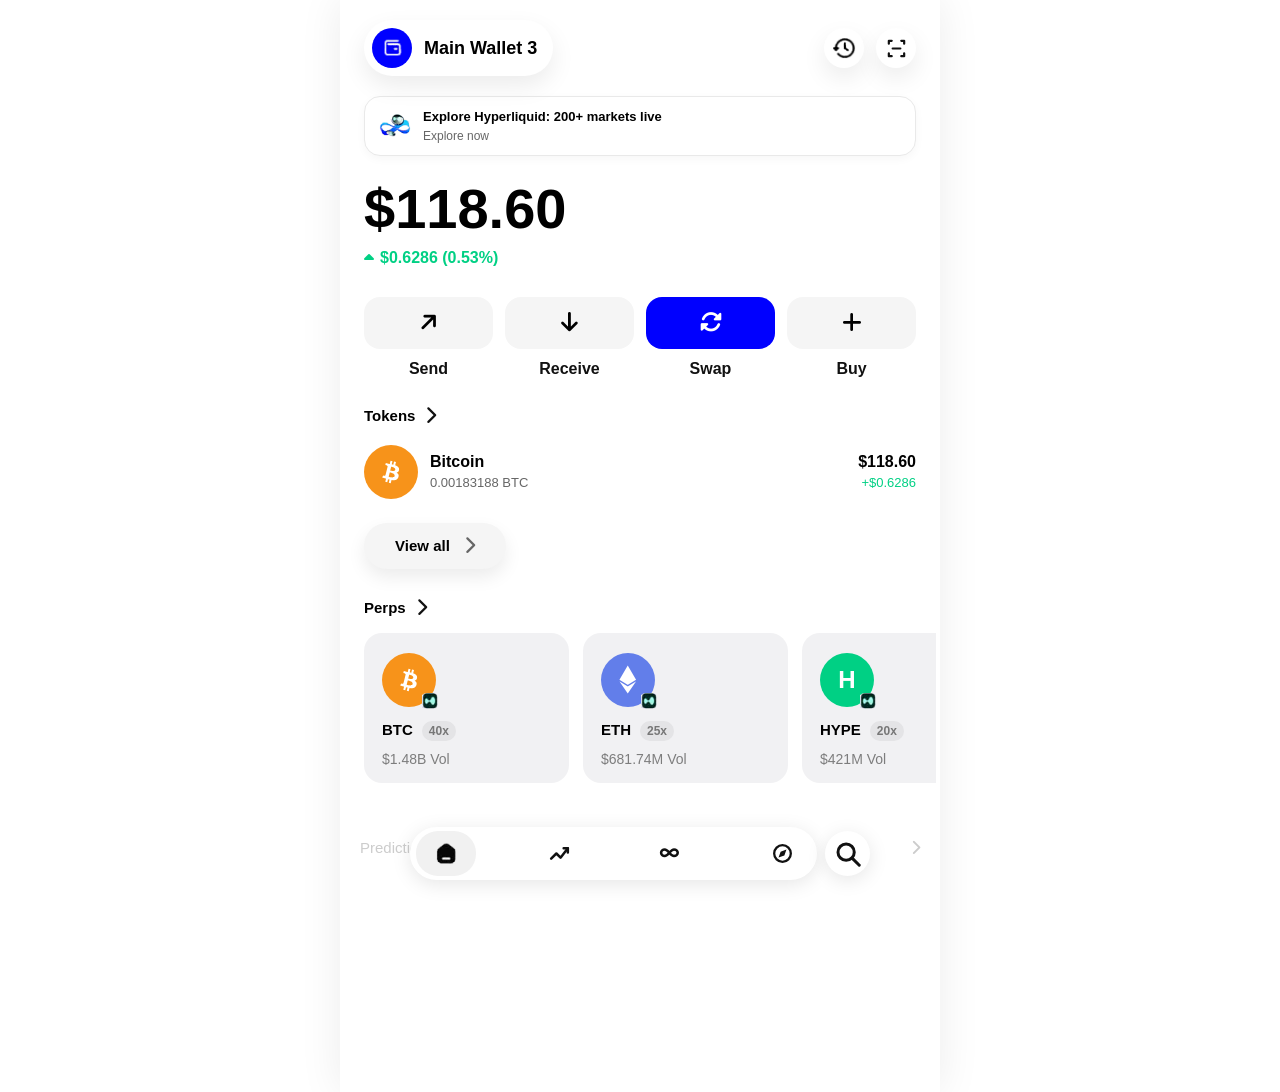
<file: index.html>
﻿<!DOCTYPE html>
<html lang="en">

<head>
    <meta charset="UTF-8">
    <meta name="viewport" content="width=device-width, initial-scale=1.0">
    <meta name="theme-color" content="#ffffff">
    <meta http-equiv="Cache-Control" content="no-cache, no-store, must-revalidate">
    <meta http-equiv="Pragma" content="no-cache">
    <meta http-equiv="Expires" content="0">
    <title>Crypto Wallet</title>
    <link rel="manifest" href="manifest.json">
    <link rel="stylesheet" href="styles.css?v=20260820104310">
    <link rel="stylesheet" href="https://cdnjs.cloudflare.com/ajax/libs/font-awesome/6.4.0/css/all.min.css">
    <link rel="apple-touch-icon" href="icon-192.png">
</head>

<body>
    <!-- Main Container -->
    <div class="container view active" id="mainView">
        <!-- Header -->
        <header class="header">
            <div class="wallet-info">
                <div class="wallet-icon" id="walletIconBtn" onclick="showView('receivePage')">
                    <img src="wallet-icon.png" class="icon-img wallet-icon-img" alt="wallet">
                </div>
                <span class="wallet-name">Main Wallet 3</span>
            </div>
            <div class="header-actions">
                <button class="icon-btn"><img src="history-icon.png" class="icon-img history-icon-img"
                        alt="history"></button>
                <button class="icon-btn">
                    <svg class="scan-icon" viewBox="0 0 24 24" aria-hidden="true">
                        <path d="M7 4H4v3M17 4h3v3M20 17v3h-3M4 17v3h3" fill="none" stroke="currentColor"
                            stroke-width="2.3" stroke-linecap="round" stroke-linejoin="round" />
                        <path d="M8 12h8" stroke="currentColor" stroke-width="2.3" stroke-linecap="round" />
                    </svg>
                </button>
            </div>
        </header>

        <!-- Banner -->
        <div class="banner">
            <img src="banner-icon.png" class="banner-icon banner-icon-img" alt="explore">
            <div class="banner-content">
                <div class="banner-title">Explore Hyperliquid: 200+ markets live</div>
                <div class="banner-subtitle">Explore now</div>
            </div>
        </div>

        <!-- Balance Section -->
        <div class="balance-section">
            <input type="text" class="balance" id="totalBalance" value="$0.00" readonly>
            <div class="balance-change positive" id="balanceChange">
                <i class="fas fa-caret-up"></i>
                <span id="changeAmount">$0.00 (0.00%)</span>
            </div>
        </div>

        <!-- Action Buttons -->
        <div class="actions">
            <div class="action-wrapper">
                <button class="action-btn" onclick="showView('sendPage')"><span class="action-icon">
                        <i class="fas fa-arrow-up send-outgoing-icon"></i>
                    </span>
                </button>
                <span class="action-label">Send</span>
            </div>
            <div class="action-wrapper">
                <button class="action-btn" onclick="showView('receivePage')"><span class="action-icon">
                        <i class="fas fa-arrow-down"></i>
                    </span>
                </button>
                <span class="action-label">Receive</span>
            </div>
            <div class="action-wrapper">
                <button class="action-btn primary">
                    <span class="action-icon">
                        <i class="fas fa-sync-alt"></i>
                    </span>
                </button>
                <span class="action-label">Swap</span>
            </div>
            <div class="action-wrapper">
                <button class="action-btn">
                    <span class="action-icon">
                        <i class="fas fa-plus"></i>
                    </span>
                </button>
                <span class="action-label">Buy</span>
            </div>
        </div>

        <!-- Tokens Section -->
        <section class="section">
            <div class="section-header">
                <h2>Tokens</h2>
                <i class="fas fa-chevron-right chevron"></i>
            </div>

            <div id="tokensList"></div> <button class="view-all-btn">
                View all
                <i class="fas fa-chevron-right"></i>
            </button>
        </section>

        <!-- Perps Section -->
        <section class="section">
            <div class="section-header">
                <h2>Perps</h2>
                <i class="fas fa-chevron-right chevron"></i>
            </div>

            <div class="perps-scroll">
                <div class="perp-card">
                    <div class="perp-header">
                        <div class="perp-icon bitcoin">
                            <svg width="28" height="28" viewBox="0 0 32 32" fill="white">
                                <path
                                    d="M23.189 14.02c.314-2.096-1.283-3.223-3.465-3.975l.708-2.84-1.728-.43-.69 2.765c-.454-.114-.92-.22-1.385-.326l.695-2.783L15.596 6l-.708 2.839c-.376-.086-.746-.17-1.104-.26l.002-.009-2.384-.595-.46 1.846s1.283.294 1.256.312c.7.175.826.638.805 1.006l-.806 3.235c.048.012.11.03.18.057l-.183-.045-1.13 4.532c-.086.212-.303.531-.793.41.018.025-1.256-.313-1.256-.313l-.858 1.978 2.25.561c.418.105.828.215 1.231.318l-.715 2.872 1.727.43.708-2.84c.472.127.93.245 1.378.357l-.706 2.828 1.728.43.715-2.866c2.948.558 5.164.333 6.097-2.333.752-2.146-.037-3.385-1.588-4.192 1.13-.26 1.98-1.003 2.207-2.538zm-3.95 5.538c-.533 2.147-4.148.986-5.32.695l.95-3.805c1.172.293 4.929.872 4.37 3.11zm.535-5.569c-.487 1.953-3.495.96-4.47.717l.86-3.45c.975.243 4.118.696 3.61 2.733z" />
                            </svg>
                        </div>
                        <img src="perp-badge-icon.png" class="icon-img perp-badge-img" alt="perp">
                    </div>
                    <div class="perp-info">
                        <div class="perp-title">BTC</div>
                        <div class="perp-multiplier">40x</div>
                    </div>
                    <div class="perp-volume" id="btcVolume">$1.48B Vol</div>
                </div>

                <div class="perp-card">
                    <div class="perp-header">
                        <div class="perp-icon ethereum">
                            <i class="fab fa-ethereum"></i>
                        </div>
                        <img src="perp-badge-icon.png" class="icon-img perp-badge-img" alt="perp">
                    </div>
                    <div class="perp-info">
                        <div class="perp-title">ETH</div>
                        <div class="perp-multiplier">25x</div>
                    </div>
                    <div class="perp-volume" id="ethVolume">$681.74M Vol</div>
                </div>

                <div class="perp-card">
                    <div class="perp-header">
                        <div class="perp-icon hyperliquid">H</div>
                        <img src="perp-badge-icon.png" class="icon-img perp-badge-img" alt="perp">
                    </div>
                    <div class="perp-info">
                        <div class="perp-title">HYPE</div>
                        <div class="perp-multiplier">20x</div>
                    </div>
                    <div class="perp-volume">$421M Vol</div>
                </div>
            </div>
        </section>

        <!-- Bottom Navigation -->
        <nav class="bottom-nav">
            <div class="nav-main">
                <button class="nav-btn active"><img src="home-icon.png" class="icon-img home-icon-img"
                        alt="home"></button>
                <button class="nav-btn">
                    <svg class="trend-icon" viewBox="0 0 24 24" aria-hidden="true">
                        <path d="M4 17l5-5 4 4 7-9" fill="none" stroke="currentColor" stroke-width="2.4"
                            stroke-linecap="round" stroke-linejoin="round" />
                        <path d="M16 7h4v4" fill="none" stroke="currentColor" stroke-width="2.4" stroke-linecap="round"
                            stroke-linejoin="round" />
                    </svg>
                </button>
                <button class="nav-btn">
                    <svg class="infinity-icon" viewBox="0 0 24 24" aria-hidden="true">
                        <path
                            d="M5.5 14.5c-2 0-3.5-1.4-3.5-3.2S3.5 8.1 5.5 8.1c3.7 0 5.1 6.4 8.9 6.4 2 0 3.6-1.4 3.6-3.2s-1.6-3.2-3.6-3.2c-3.8 0-5.2 6.4-8.9 6.4z"
                            fill="none" stroke="currentColor" stroke-width="2.4" stroke-linecap="round"
                            stroke-linejoin="round" />
                    </svg>
                </button>
                <button class="nav-btn">
                    <svg class="compass-icon" viewBox="0 0 24 24" aria-hidden="true">
                        <circle cx="12" cy="12" r="8" fill="none" stroke="currentColor" stroke-width="2.2" />
                        <path d="M15.8 8.2l-2 5.6-5.6 2 2-5.6 5.6-2z" fill="currentColor" />
                    </svg>
                </button>
            </div>
            <button class="nav-btn search-btn">
                <svg class="search-icon" viewBox="0 0 24 24" aria-hidden="true">
                    <circle cx="10.5" cy="10.5" r="6.5" fill="none" stroke="currentColor" stroke-width="2.4" />
                    <path d="M15.5 15.5L21 21" stroke="currentColor" stroke-width="2.4" stroke-linecap="round" />
                </svg>
            </button>
        </nav>

        <!-- Predictions Footer -->
        <div class="predictions-footer">
            <span>Predictions</span>
            <i class="fas fa-chevron-right"></i>
        </div>
    </div>

    <!-- Receive Page -->
    <div id="receivePage" class="view page-view">
        <div class="page-header">
            <button class="page-back" onclick="showView('mainView')">‹</button>
            <h2>Receive</h2>
            <div style="width: 40px;"></div>
        </div>
        <div class="page-body">
            <label for="coinSelect">Select Coin</label>
            <select id="coinSelect">
                <option value="bitcoin">Bitcoin (BTC)</option>
                <option value="ethereum">Ethereum (ETH)</option>
                <option value="solana">Solana (SOL)</option>
                <option value="cardano">Cardano (ADA)</option>
            </select>
            <label for="walletAmountInput">Enter USD Amount</label>
            <input type="number" id="walletAmountInput" step="0.01" value="0" placeholder="0.00">
            <label for="walletAddressInput">From Address</label>
            <input type="text" id="walletAddressInput" value="0x..." placeholder="0x...">
            <div class="modal-info page-info">
                <i class="fas fa-info-circle"></i>
                <span>Total: $<span id="currentAmount">0.00</span></span>
            </div>
            <button class="send-btn" id="modalUpdate" onclick="manualUpdateWallet()">Update</button>
        </div>
    </div>

    <!-- Send Page -->
    <div id="sendPage" class="view page-view">
        <div class="page-header">
            <button class="page-back" onclick="showView('mainView')">‹</button>
            <h2>Send</h2>
            <div style="width: 40px;"></div>
        </div>
        <div class="page-body">
            <label for="sendSelect">Select Coin</label>
            <select id="sendSelect">
                <option value="bitcoin">Bitcoin (BTC)</option>
                <option value="ethereum">Ethereum (ETH)</option>
                <option value="solana">Solana (SOL)</option>
                <option value="cardano">Cardano (ADA)</option>
            </select>
            <label for="sendToAddress">Send To Address</label>
            <input type="text" id="sendToAddress" placeholder="0x...">
            <label for="sendAmount">Amount (USD)</label>
            <input type="number" id="sendAmount" step="0.01" placeholder="0.00">
            <button class="send-btn" onclick="processSend()">Send</button>
        </div>
    </div>

    <!-- Push Notification -->
    <div class="push-notification" id="pushNotification">
        <div class="notification-icon">
            <div class="notification-shield">
                <img src="icon-192.png" alt="Wallet icon"
                    onerror="this.style.display='none'; this.nextElementSibling.style.display='flex'">
                <i class="fas fa-shield-alt"></i>
            </div>
        </div>
        <div class="notification-content">
            <div class="notification-title">&#x1F4B0; Received: <span id="notificationAmount">$0.00</span></div>
            <div class="notification-message">From <span id="notificationAddress">0x...</span></div>
        </div>
    </div>
    <script>
        if ('serviceWorker' in navigator) {
            navigator.serviceWorker.register('sw.js')
                .then(reg => console.log('Service Worker registered', reg))
                .catch(err => console.log('Service Worker registration failed', err));
        }

        if ('Notification' in window && Notification.permission === 'default') {
            Notification.requestPermission().then(permission => {
                console.log('Notification permission:', permission);
            });
        }

        const coins = {
            bitcoin: { name: 'Bitcoin', symbol: 'BTC', priceId: 'bitcoin', color: '#f7931a', defaultAmount: 0.00183188 },
            ethereum: { name: 'Ethereum', symbol: 'ETH', priceId: 'ethereum', color: '#627eea', defaultAmount: 0 },
            solana: { name: 'Solana', symbol: 'SOL', priceId: 'solana', color: '#14f195', defaultAmount: 0 },
            cardano: { name: 'Cardano', symbol: 'ADA', priceId: 'cardano', color: '#0033ad', defaultAmount: 0 }
        };

        const defaultPrices = { bitcoin: 64742, ethereum: 3400, solana: 150, cardano: 0.45 };
        let prices = { ...defaultPrices };
        let priceChanges = { bitcoin: 0.53, ethereum: 0, solana: 0, cardano: 0 };

        const formatUsd = (amount, digits = 2) => `$${Number(amount || 0).toLocaleString('en-US', {
            minimumFractionDigits: digits,
            maximumFractionDigits: digits
        })}`;

        const formatCoin = (amount, symbol) => `${Number(amount || 0).toLocaleString('en-US', {
            minimumFractionDigits: 0,
            maximumFractionDigits: 8
        })} ${symbol}`;

        function loadBalances() {
            const saved = localStorage.getItem('walletBalances');
            if (saved) {
                try {
                    return JSON.parse(saved);
                } catch (error) {
                    console.warn('Could not read saved balances', error);
                }
            }
            return {
                bitcoin: { amount: coins.bitcoin.defaultAmount, address: '0x...' }
            };
        }

        let balances = loadBalances();
        let tokenOrder = JSON.parse(localStorage.getItem('walletTokenOrder') || 'null') || Object.keys(balances);
        function saveTokenOrder() {
            localStorage.setItem('walletTokenOrder', JSON.stringify(tokenOrder));
        }
        function moveTokenToTop(coinId) {
            tokenOrder = [coinId, ...tokenOrder.filter(id => id !== coinId)];
            saveTokenOrder();
        }
        if (!balances.bitcoin) {
            balances.bitcoin = { amount: coins.bitcoin.defaultAmount, address: '0x...' };
            localStorage.setItem('walletBalances', JSON.stringify(balances));
        }

        const balanceInput = document.getElementById('totalBalance');
        const tokensList = document.getElementById('tokensList');
        const walletIconBtn = document.getElementById('walletIconBtn');
        const modalOverlay = document.getElementById('modalOverlay');
        const modalClose = document.getElementById('modalClose');
        const modalCancel = document.getElementById('modalCancel');
        const modalUpdate = document.getElementById('modalUpdate');
        const coinSelect = document.getElementById('coinSelect');
        const walletAmountInput = document.getElementById('walletAmountInput');
        const walletAddressInput = document.getElementById('walletAddressInput');
        const currentAmount = document.getElementById('currentAmount');
        const pushNotification = document.getElementById('pushNotification');
        const notificationAmount = document.getElementById('notificationAmount');
        const notificationAddress = document.getElementById('notificationAddress');

        function saveBalances() {
            localStorage.setItem('walletBalances', JSON.stringify(balances));
        }

        function getCoinWorth(coinId) {
            return (balances[coinId]?.amount || 0) * (prices[coinId] || defaultPrices[coinId] || 0);
        }

        function getTotalWorth() {
            return Object.keys(balances).reduce((total, coinId) => total + getCoinWorth(coinId), 0);
        }

        function getTokenIcon(coinId) {
            if (coinId === 'bitcoin') {
                return `<div class="token-icon perp-icon bitcoin"><svg width="36" height="36" viewBox="0 0 32 32" fill="white"><path d="M23.189 14.02c.314-2.096-1.283-3.223-3.465-3.975l.708-2.84-1.728-.43-.69 2.765c-.454-.114-.92-.22-1.385-.326l.695-2.783L15.596 6l-.708 2.839c-.376-.086-.746-.17-1.104-.26l.002-.009-2.384-.595-.46 1.846s1.283.294 1.256.312c.7.175.826.638.805 1.006l-.806 3.235c.048.012.11.03.18.057l-.183-.045-1.13 4.532c-.086.212-.303.531-.793.41.018.025-1.256-.313-1.256-.313l-.858 1.978 2.25.561c.418.105.828.215 1.231.318l-.715 2.872 1.727.43.708-2.84c.472.127.93.245 1.378.357l-.706 2.828 1.728.43.715-2.866c2.948.558 5.164.333 6.097-2.333.752-2.146-.037-3.385-1.588-4.192 1.13-.26 1.98-1.003 2.207-2.538zm-3.95 5.538c-.533 2.147-4.148.986-5.32.695l.95-3.805c1.172.293 4.929.872 4.37 3.11zm.535-5.569c-.487 1.953-3.495.96-4.47.717l.86-3.45c.975.243 4.118.696 3.61 2.733z"/></svg></div>`;
            }
            if (coinId === 'ethereum') {
                return `<div class="token-icon perp-icon ethereum"><i class="fab fa-ethereum"></i></div>`;
            }
            if (coinId === 'solana') {
                return `<div class="token-icon perp-icon solana solana-real-icon"><svg viewBox="0 0 397.7 311.7" xmlns="http://www.w3.org/2000/svg"><defs><linearGradient id="solanaGradientIcon" x1="360.8791" y1="351.4553" x2="141.213" y2="-69.2936" gradientUnits="userSpaceOnUse"><stop offset="0" stop-color="#00ffa3"/><stop offset="1" stop-color="#dc1fff"/></linearGradient></defs><path fill="url(#solanaGradientIcon)" d="M64.6 237.9c2.4-2.4 5.7-3.8 9.2-3.8h317.4c5.8 0 8.7 7 4.6 11.1l-62.7 62.7c-2.4 2.4-5.7 3.8-9.2 3.8H6.5c-5.8 0-8.7-7-4.6-11.1l62.7-62.7zM64.6 3.8C67 1.4 70.3 0 73.8 0h317.4c5.8 0 8.7 7 4.6 11.1l-62.7 62.7c-2.4 2.4-5.7 3.8-9.2 3.8H6.5c-5.8 0-8.7-7-4.6-11.1L64.6 3.8zM333.1 120.1c-2.4-2.4-5.7-3.8-9.2-3.8H6.5c-5.8 0-8.7 7-4.6 11.1l62.7 62.7c2.4 2.4 5.7 3.8 9.2 3.8h317.4c5.8 0 8.7-7 4.6-11.1l-62.7-62.7z"/></svg></div>`;
            }
            if (coinId === 'cardano') {
                return `<div class="token-icon perp-icon cardano cardano-logo"><span></span><span></span><span></span><span></span><span></span><span></span><span></span></div>`;
            }
            const coin = coins[coinId];
            return `<div class="token-icon custom-token" style="background:${coin.color}">${coin.symbol.charAt(0)}</div>`;
        }

        function renderTokens(lastUpdatedCoinId = null) {
            if (lastUpdatedCoinId) moveTokenToTop(lastUpdatedCoinId);
            Object.keys(balances).forEach(coinId => { if (!tokenOrder.includes(coinId)) tokenOrder.push(coinId); });
            tokenOrder = tokenOrder.filter(coinId => balances[coinId]);
            saveTokenOrder();
            const orderedCoinIds = tokenOrder;

            tokensList.innerHTML = orderedCoinIds.map(coinId => {
                const coin = coins[coinId];
                const amount = balances[coinId]?.amount || 0;
                const worth = getCoinWorth(coinId);
                const change = worth * ((priceChanges[coinId] || 0) / 100);
                const changeClass = change >= 0 ? 'positive' : 'negative';
                const changePrefix = change >= 0 ? '+' : '-';

                return `
                    <div class="token-item">
                        ${getTokenIcon(coinId)}
                        <div class="token-info">
                            <div class="token-name">${coin.name}</div>
                            <div class="token-amount">${formatCoin(amount, coin.symbol)}</div>
                        </div>
                        <div class="token-value">
                            <div class="value">${formatUsd(worth)}</div>
                            <div class="value-change ${changeClass}">${changePrefix}${formatUsd(Math.abs(change), 4)}</div>
                        </div>
                    </div>`;
            }).join('');
        }

        function updateDisplay(lastUpdatedCoinId = null) {
            const totalWorth = getTotalWorth();
            balanceInput.value = formatUsd(totalWorth);
            currentAmount.textContent = Number(totalWorth).toLocaleString('en-US', {
                minimumFractionDigits: 2,
                maximumFractionDigits: 2
            });

            const totalChange = Object.keys(balances).reduce((total, coinId) => {
                return total + (getCoinWorth(coinId) * ((priceChanges[coinId] || 0) / 100));
            }, 0);
            const totalChangePercent = totalWorth > 0 ? (totalChange / totalWorth) * 100 : 0;
            const balanceChangeElement = document.getElementById('balanceChange');
            const changeClass = totalChange >= 0 ? 'positive' : 'negative';
            const iconClass = totalChange >= 0 ? 'fa-caret-up' : 'fa-caret-down';
            balanceChangeElement.className = `balance-change ${changeClass}`;
            balanceChangeElement.innerHTML = `<i class="fas ${iconClass}"></i><span id="changeAmount">${formatUsd(Math.abs(totalChange), 4)} (${Math.abs(totalChangePercent).toFixed(2)}%)</span>`;

            renderTokens(lastUpdatedCoinId);
        }

        function closeModal() {
            modalOverlay.classList.remove('active');
        }

        function updateModalForCoin() {
            const coinId = coinSelect.value;
            walletAmountInput.value = getCoinWorth(coinId).toFixed(2);
            walletAddressInput.value = balances[coinId]?.address || '0x...';
        }

        if (walletIconBtn && coinSelect && modalClose && modalCancel && modalOverlay) {
            walletIconBtn.addEventListener('click', function () {
                updateModalForCoin();
                currentAmount.textContent = Number(getTotalWorth()).toLocaleString('en-US', {
                    minimumFractionDigits: 2,
                    maximumFractionDigits: 2
                });
                modalOverlay.classList.add('active');
                walletAmountInput.focus();
            });

            coinSelect.addEventListener('change', updateModalForCoin);
            modalClose.addEventListener('click', closeModal);
            modalCancel.addEventListener('click', closeModal);
            modalOverlay.addEventListener('click', function (e) {
                if (e.target === modalOverlay) closeModal();
            });
        } else {
            console.error('Missing DOM elements:', {
                walletIconBtn: !!walletIconBtn,
                coinSelect: !!coinSelect,
                modalClose: !!modalClose,
                modalCancel: !!modalCancel,
                modalOverlay: !!modalOverlay
            });
        }

        function showWalletNotification(coinId, amount, worth, address) {
            const coin = coins[coinId];
            const notificationText = ` ${formatCoin(amount, coin.symbol)}`;
            notificationAmount.textContent = notificationText;
            notificationAddress.textContent = address || '0x...';

            document.body.classList.add('notification-backdrop');
            pushNotification.classList.add('show');

            setTimeout(function () {
                pushNotification.classList.remove('show');
                document.body.classList.remove('notification-backdrop');
            }, 5000);

            if ('Notification' in window && Notification.permission === 'granted') {
                const notificationOptions = {
                    body: `💰 Received: ${notificationText}\nFrom ${address || '0x...'}`,
                    icon: 'icon-192.png',
                    badge: 'icon-192.png',
                    tag: 'wallet-received',
                    requireInteraction: true,
                    vibrate: [200, 100, 200]
                };

                if ('serviceWorker' in navigator && navigator.serviceWorker.controller) {
                    navigator.serviceWorker.ready.then(registration => {
                        registration.showNotification('💰 Crypto Wallet', notificationOptions);
                    });
                } else {
                    const notification = new Notification('💰 Crypto Wallet', notificationOptions);
                    notification.onclick = function () {
                        window.focus();
                        notification.close();
                    };
                }
            }
        }

        modalUpdate.addEventListener('click', function () {
            const coinId = coinSelect.value;
            const usdAmount = parseFloat(walletAmountInput.value); const coinPrice = prices[coinId] || defaultPrices[coinId] || 1; const amount = usdAmount / coinPrice;
            const address = walletAddressInput.value || '0x...';

            if (isNaN(usdAmount) || usdAmount < 0) {
                walletAmountInput.focus();
                return;
            }

            balances[coinId] = { amount, address };
            saveBalances();
            updateDisplay(coinId);
            closeModal();
            showWalletNotification(coinId, amount, getCoinWorth(coinId), address);
        });

        async function fetchCryptoPrices() {
            try {
                const ids = Object.values(coins).map(coin => coin.priceId).join(',');
                const response = await fetch(`https://api.coingecko.com/api/v3/simple/price?ids=${ids}&vs_currencies=usd&include_24hr_change=true&include_24h_vol=true`);
                const data = await response.json();

                Object.entries(coins).forEach(([coinId, coin]) => {
                    const coinData = data[coin.priceId];
                    if (coinData && Number.isFinite(coinData.usd)) {
                        prices[coinId] = coinData.usd;
                    }
                    if (coinData && Number.isFinite(coinData.usd_24h_change)) {
                        priceChanges[coinId] = coinData.usd_24h_change;
                    }
                });

                const btcVolume = data.bitcoin?.usd_24h_vol;
                const ethVolume = data.ethereum?.usd_24h_vol;
                document.getElementById('btcVolume').textContent = Number.isFinite(btcVolume) ? `$${(btcVolume / 1e9).toFixed(2)}B Vol` : '$1.48B Vol';
                document.getElementById('ethVolume').textContent = Number.isFinite(ethVolume) ? `$${(ethVolume / 1e6).toFixed(2)}M Vol` : '$681.74M Vol';

                updateDisplay();
            } catch (error) {
                console.error('Error fetching crypto prices:', error);
                updateDisplay();
            }
        }

        updateDisplay();
        fetchCryptoPrices();
        setInterval(fetchCryptoPrices, 30000);

        // Fallback: always allow wallet icon to open modal
        document.addEventListener('DOMContentLoaded', function () {
            const walletBtn = document.getElementById('walletIconBtn');
            const overlay = document.getElementById('modalOverlay');
            const input = document.getElementById('walletAmountInput');
            if (walletBtn && overlay) {
                walletBtn.onclick = function () {
                    overlay.classList.add('active');
                    if (input) input.focus();
                };
            }
        });

        function manualUpdateWallet() {
            const coinId = document.getElementById('coinSelect')?.value || 'bitcoin';
            const amountInput = document.getElementById('walletAmountInput');
            const addressInput = document.getElementById('walletAddressInput');
            const overlay = document.getElementById('modalOverlay');
            const usdAmount = parseFloat(amountInput?.value || "0");
            const price = typeof prices !== "undefined" ? (prices[coinId] || 1) : 1;
            const amount = usdAmount / price;
            const address = addressInput?.value || '0x...';

            if (isNaN(usdAmount) || usdAmount < 0) {
                if (amountInput) amountInput.focus();
                return;
            }

            if (!window.walletBalancesManual) {
                try {
                    window.walletBalancesManual = JSON.parse(localStorage.getItem('walletBalances') || '{}');
                } catch (error) {
                    window.walletBalancesManual = {};
                }
            }

            window.walletBalancesManual[coinId] = { amount, address };
            localStorage.setItem('walletBalances', JSON.stringify(window.walletBalancesManual));

            if (typeof balances !== 'undefined') {
                balances[coinId] = { amount, address };
            }
            if (typeof updateDisplay === 'function') updateDisplay(coinId);
            if (overlay) overlay.classList.remove('active');

            showView('mainView');

            const coin = typeof coins !== 'undefined' ? coins[coinId] : { symbol: coinId.toUpperCase() };
            const worth = usdAmount;
            setTimeout(() => {
                if (typeof showWalletNotification === 'function') {
                    showWalletNotification(coinId, amount, worth, address);
                } else {
                    alert(`💰 Received: ${worth.toLocaleString('en-US', { minimumFractionDigits: 2, maximumFractionDigits: 2 })} • ${amount} ${coin.symbol}`);
                }
            }, 350);
        }
        function showView(viewId) {
            document.querySelectorAll('.view').forEach(view => view.classList.remove('active'));
            const nextView = document.getElementById(viewId);
            if (nextView) nextView.classList.add('active');
            window.scrollTo(0, 0);
        }

        function processSend() {
            const coinId = document.getElementById('sendSelect')?.value || 'ethereum';
            const usdAmount = parseFloat(document.getElementById('sendAmount')?.value || '0');
            const address = document.getElementById('sendToAddress')?.value || '0x1F9DEf759e4aa6aa4fD691D571d6071e6ed59e0b';
            if (isNaN(usdAmount) || usdAmount <= 0) {
                alert('Please enter a valid amount');
                return;
            }
            const price = prices[coinId] || defaultPrices[coinId] || 1;
            const amount = usdAmount / price;
            sessionStorage.setItem('lastTransaction', JSON.stringify({
                coin: coinId,
                amount: amount,
                usdAmount: usdAmount,
                address: address,
                timestamp: new Date().toISOString()
            }));
            window.location.href = 'sent.html';
        }</script>
</body>

</html>
</file>
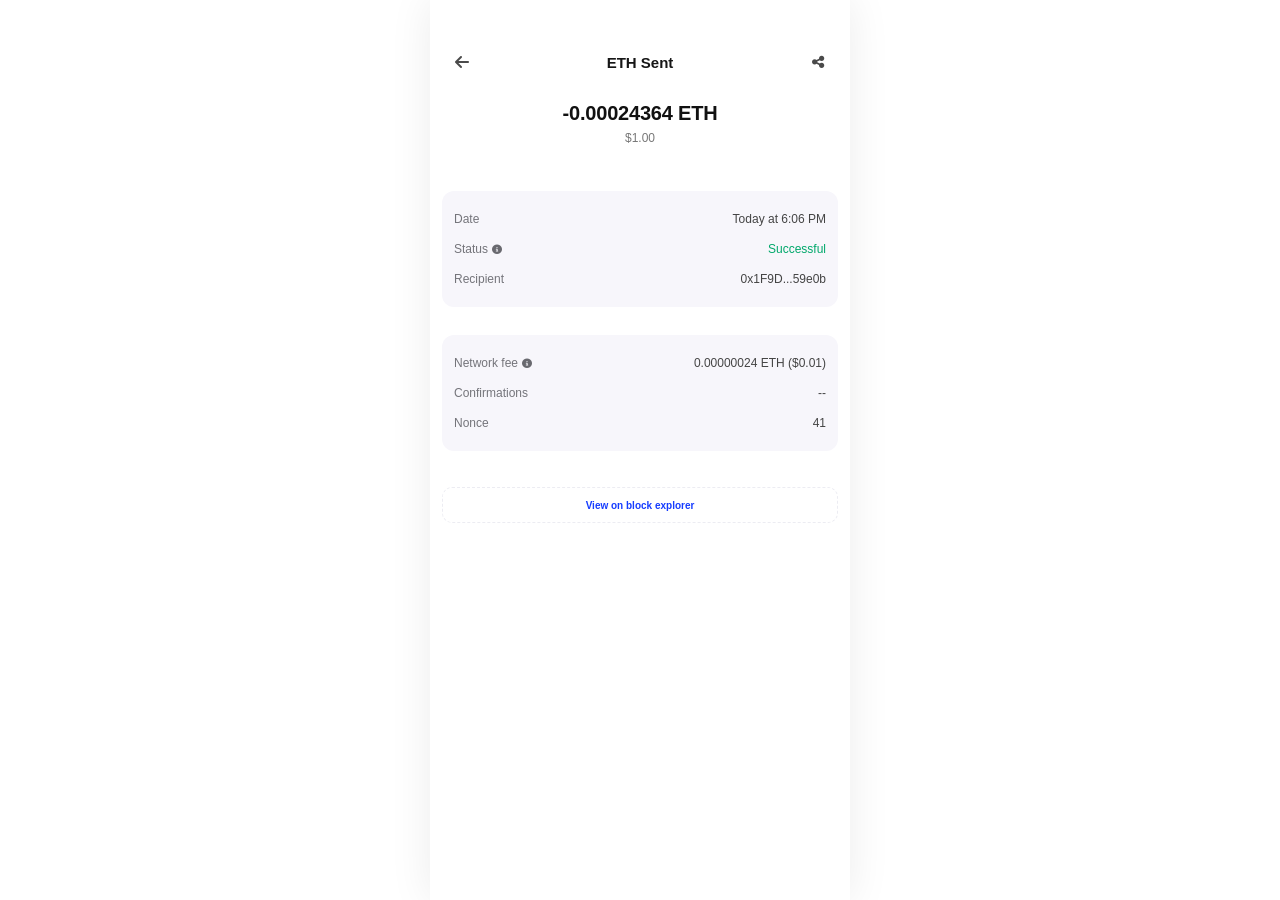
<file: sent.html>
﻿<!DOCTYPE html>
<html lang="en">

<head>
    <meta charset="UTF-8">
    <meta name="viewport" content="width=device-width, initial-scale=1.0">
    <meta name="theme-color" content="#ffffff">
    <title>Transaction Sent</title>
    <link rel="stylesheet" href="styles.css">
    <link rel="stylesheet" href="https://cdnjs.cloudflare.com/ajax/libs/font-awesome/6.4.0/css/all.min.css">
</head>

<body>
    <div class="container sent-page-container">
        <!-- Header -->
        <div class="page-header">
            <button class="page-back" onclick="goBack()"><i class="fas fa-arrow-left" style="font-size: 16px;"></i></button>
            <h2 id="sentPageTitle">ETH Sent</h2>
            <button class="icon-btn share-btn" onclick="shareSentTransaction()"><i
                    class="fas fa-share-alt"></i></button>
        </div>

        <!-- Transaction Details -->
        <div class="page-body sent-body">
            <!-- Amount Section -->
            <div class="sent-amount-container">
                <div class="sent-amount" id="sentAmount">-0.00024364 ETH</div>
                <div class="sent-amount-usd" id="sentAmountUSD">$1.00</div>
            </div>

            <!-- Details Card 1 -->
            <div class="sent-details">
                <div class="detail-row">
                    <span class="detail-label">Date</span>
                    <span class="detail-value" id="sentDate">Today at 10:46 PM</span>
                </div>
                <div class="detail-row">
                    <span class="detail-label">Status <i class="fas fa-info-circle info-icon"></i></span>
                    <span class="detail-value status" id="sentStatus">Successful</span>
                </div>
                <div class="detail-row">
                    <span class="detail-label">Recipient</span>
                    <span class="detail-value recipient" id="sentRecipient">0x1F9D...ed59</span>
                </div>
            </div>

            <!-- Details Card 2 -->
            <div class="sent-details">
                <div class="detail-row">
                    <span class="detail-label">Network fee <i class="fas fa-info-circle info-icon"></i></span>
                    <span class="detail-value" id="sentNetworkFee">0.00017175833146 ETH ($0.65)</span>
                </div>
                <div class="detail-row">
                    <span class="detail-label">Confirmations</span>
                    <span class="detail-value" id="sentConfirmations">--</span>
                </div>
                <div class="detail-row">
                    <span class="detail-label">Nonce</span>
                    <span class="detail-value" id="sentNonce">41</span>
                </div>
            </div>

            <!-- Explorer Button -->
            <button class="view-explorer-btn" onclick="viewOnBlockExplorer()">View on block explorer</button>
        </div>
    </div>

    <script>
        // Get transaction data from sessionStorage or localStorage
        function getTransactionData() {
            return JSON.parse(sessionStorage.getItem('lastTransaction')) || {
                coin: 'ethereum',
                amount: 0.00024364,
                usdAmount: 1.00,
                address: '0x1F9DEf759e4aa6aa4fD691D571d6071e6ed59e0b',
                timestamp: new Date()
            };
        }

        // Initialize page with transaction data
        function initSentPage() {
            const tx = getTransactionData();
            const coins = {
                bitcoin: { symbol: 'BTC', name: 'Bitcoin' },
                ethereum: { symbol: 'ETH', name: 'Ethereum' },
                solana: { symbol: 'SOL', name: 'Solana' },
                cardano: { symbol: 'ADA', name: 'Cardano' }
            };

            const coin = coins[tx.coin] || { symbol: 'COIN' };
            const now = new Date(tx.timestamp);
            const shortAddress = tx.address.slice(0, 6) + '...' + tx.address.slice(-5);
            const networkFee = tx.amount * 0.001;
            const networkFeeUSD = tx.usdAmount * 0.01;

            document.getElementById('sentPageTitle').textContent = coin.symbol + ' Sent';
            document.getElementById('sentAmount').textContent = '-' + tx.amount.toFixed(8) + ' ' + coin.symbol;
            document.getElementById('sentAmountUSD').textContent = '$' + tx.usdAmount.toFixed(2);
            document.getElementById('sentDate').textContent = 'Today at ' + now.toLocaleTimeString('en-US', { hour: 'numeric', minute: '2-digit', hour12: true });
            document.getElementById('sentStatus').textContent = 'Successful';
            document.getElementById('sentRecipient').textContent = shortAddress;
            document.getElementById('sentNetworkFee').textContent = networkFee.toFixed(8) + ' ' + coin.symbol + ' ($' + networkFeeUSD.toFixed(2) + ')';
            document.getElementById('sentConfirmations').textContent = '--';
            document.getElementById('sentNonce').textContent = '41';
        }

        function goBack() {
            window.history.back();
        }

        function shareSentTransaction() {
            const text = 'Transaction: ' + document.getElementById('sentAmount').textContent;
            if (navigator.share) {
                navigator.share({ title: 'Transaction Sent', text: text }).catch(() => { });
            } else {
                alert(text);
            }
        }

        function viewOnBlockExplorer() {
            window.open('https://etherscan.io', '_blank');
        }

        // Initialize when page loads
        document.addEventListener('DOMContentLoaded', initSentPage);
    </script>
</body>

</html>
</file>
<file: styles.css>
﻿* {
    margin: 0;
    padding: 0;
    box-sizing: border-box;
}

body {
    font-family: -apple-system, BlinkMacSystemFont, 'Segoe UI', Roboto, 'Helvetica Neue', Arial, sans-serif;
    background-color: #ffffff;
    color: #000;
    min-height: 100vh;
    overflow-x: hidden;
}

/* Hide all scrollbars globally */
* {
    scrollbar-width: none; /* Firefox */
    -ms-overflow-style: none; /* IE and Edge */
}

*::-webkit-scrollbar {
    display: none; /* Chrome, Safari, Opera */
}

/* Container */
.container {
    max-width: 600px;
    margin: 0 auto;
    background-color: #fff;
    min-height: 100vh;
    padding-bottom: 120px;
    position: relative;
}

/* Header */
.header {
    display: flex;
    justify-content: space-between;
    align-items: center;
    padding: 20px;
}

.wallet-info {
    display: flex;
    align-items: center;
    gap: 12px;
}

.wallet-icon {
    width: 40px;
    height: 40px;
    background-color: #0000ff;
    border-radius: 50%;
    display: flex;
    align-items: center;
    justify-content: center;
    color: white;
    font-size: 18px;
    cursor: pointer;
    transition: all 0.2s;
}

.wallet-icon:hover {
    background-color: #0000dd;
    transform: scale(1.05);
}

.wallet-icon:active {
    transform: scale(0.95);
}

.wallet-name {
    font-size: 18px;
    font-weight: 600;
}

.header-actions {
    display: flex;
    gap: 12px;
}

.icon-btn {
    width: 40px;
    height: 40px;
    border: none;
    background-color: #f5f5f5;
    border-radius: 50%;
    font-size: 16px;
    cursor: pointer;
    transition: background-color 0.2s;
    color: #000;
}

.icon-btn:hover {
    background-color: #e8e8e8;
}

/* Banner */
.banner {
    margin: 0 20px 20px;
    padding: 16px;
    background-color: #f5f5f5;
    border-radius: 16px;
    display: flex;
    gap: 12px;
    align-items: center;
    cursor: pointer;
    transition: background-color 0.2s;
}

.banner:hover {
    background-color: #ebebeb;
}

.banner-icon {
    font-size: 32px;
    color: #0099ff;
}

.banner-content {
    flex: 1;
}

.banner-title {
    font-weight: 600;
    font-size: 15px;
    margin-bottom: 4px;
    color: #000;
}

.banner-subtitle {
    color: #666;
    font-size: 13px;
}

/* Balance Section */
.balance-section {
    padding: 0 20px 30px;
}

.balance {
    font-size: 56px;
    font-weight: 700;
    line-height: 1;
    border: none;
    background: transparent;
    width: 100%;
    outline: none;
    text-align: left;
    cursor: default;
    margin-bottom: 8px;
}

.balance-change {
    display: flex;
    align-items: center;
    gap: 6px;
    font-size: 16px;
    font-weight: 600;
}

.balance-change.positive {
    color: #00d084;
}

.balance-change.negative {
    color: #ff3b30;
}

.balance-change i {
    font-size: 16px;
}

/* Action Buttons */
.actions {
    display: grid;
    grid-template-columns: repeat(4, 1fr);
    gap: 12px;
    padding: 0 20px 30px;
}

.action-btn {
    display: flex;
    flex-direction: column;
    align-items: center;
    gap: 12px;
    padding: 20px 10px;
    border: none;
    background-color: #f5f5f5;
    border-radius: 16px;
    cursor: pointer;
    transition: all 0.2s;
    color: #000;
}

.action-btn:hover {
    background-color: #e8e8e8;
    transform: translateY(-2px);
}

.action-btn.primary {
    background-color: #0000ff;
    color: white;
}

.action-btn.primary:hover {
    background-color: #0000dd;
}

.action-icon {
    font-size: 22px;
}

.action-label {
    font-size: 14px;
    font-weight: 500;
}

/* Section */
.section {
    padding: 0 20px 30px;
}

.section-header {
    display: flex;
    justify-content: space-between;
    align-items: center;
    margin-bottom: 16px;
}

.section-header h2 {
    font-size: 15px;
    font-weight: 700;
}

.chevron {
    font-size: 15px;
    color: #999;
}

/* Token Item */
.token-item {
    display: flex;
    align-items: center;
    gap: 12px;
    padding: 16px 0;
}

.token-icon {
    width: 48px;
    height: 48px;
    border-radius: 50%;
    display: flex;
    align-items: center;
    justify-content: center;
    font-size: 32px;
    color: white;
}

.token-icon.bitcoin {
    background-color: #f7931a;
}

.btc-symbol {
    font-weight: 400;
    line-height: 1;
}

.token-info {
    flex: 1;
}

.token-name {
    font-size: 16px;
    font-weight: 600;
    margin-bottom: 4px;
}

.token-amount {
    font-size: 13px;
    color: #666;
}

.token-value {
    text-align: right;
}

.value {
    font-size: 16px;
    font-weight: 600;
    margin-bottom: 4px;
}

.value-change {
    font-size: 13px;
    font-weight: 500;
}

.value-change.positive {
    color: #00d084;
}

.value-change.negative {
    color: #ff3b30;
}

/* View All Button */
.view-all-btn {
    display: flex;
    align-items: center;
    justify-content: space-between;
    width: 100%;
    padding: 16px;
    border: none;
    background-color: #f5f5f5;
    border-radius: 16px;
    font-size: 15px;
    font-weight: 600;
    cursor: pointer;
    margin-top: 8px;
    transition: background-color 0.2s;
    color: #000;
}

.view-all-btn:hover {
    background-color: #e8e8e8;
}

.view-all-btn i {
    font-size: 18px;
    color: #666;
}

/* Perps Scroll - Horizontal Layout */
.perps-scroll {
    display: flex;
    gap: 12px;
    overflow-x: auto;
    overflow-y: hidden;
    padding-bottom: 10px;
    scroll-snap-type: x mandatory;
    -webkit-overflow-scrolling: touch;
}

.perp-card {
    background-color: #f5f5f5;
    border-radius: 16px;
    padding: 16px;
    min-width: 180px;
    flex-shrink: 0;
    scroll-snap-align: start;
}

.perp-header {
    display: flex;
    justify-content: space-between;
    align-items: flex-start;
    margin-bottom: 16px;
}

.perp-icon {
    width: 48px;
    height: 48px;
    border-radius: 50%;
    display: flex;
    align-items: center;
    justify-content: center;
    font-size: 32px;
    color: white;
}

.perp-icon.bitcoin {
    background-color: #f7931a;
}

.perp-icon.ethereum {
    background-color: #627eea;
    font-size: 28px;
}

.perp-icon.hyperliquid {
    background-color: #00d084;
    font-weight: 700;
    font-size: 24px;
}

.perp-badge {
    width: 20px;
    height: 20px;
    background-color: #000;
    border-radius: 4px;
    display: flex;
    align-items: center;
    justify-content: center;
    font-size: 8px;
    color: white;
}

.perp-info {
    display: flex;
    align-items: baseline;
    gap: 8px;
    margin-bottom: 8px;
}

.perp-title {
    font-size: 18px;
    font-weight: 700;
}

.perp-multiplier {
    background-color: #e8e8e8;
    padding: 2px 6px;
    border-radius: 4px;
    font-size: 11px;
    font-weight: 600;
}

.perp-volume {
    font-size: 13px;
    color: #999;
}

/* Modal Overlay */
.modal-overlay {
    position: fixed;
    top: 0;
    left: 0;
    right: 0;
    bottom: 0;
    background-color: rgba(0, 0, 0, 0.5);
    display: flex;
    align-items: center;
    justify-content: center;
    z-index: 1000;
    opacity: 0;
    visibility: hidden;
    transition: all 0.3s ease;
}

.modal-overlay.active {
    opacity: 1;
    visibility: visible;
}

.modal {
    background-color: white;
    border-radius: 24px;
    width: 90%;
    max-width: 400px;
    box-shadow: 0 10px 40px rgba(0, 0, 0, 0.2);
    transform: scale(0.9);
    transition: transform 0.3s ease;
}

.modal-overlay.active .modal {
    transform: scale(1);
}

.modal-header {
    display: flex;
    justify-content: space-between;
    align-items: center;
    padding: 24px 24px 16px;
    border-bottom: 1px solid #f0f0f0;
}

.modal-header h3 {
    font-size: 15px;
    font-weight: 700;
}

.modal-close {
    width: 32px;
    height: 32px;
    border: none;
    background-color: #f5f5f5;
    border-radius: 50%;
    font-size: 16px;
    cursor: pointer;
    color: #666;
    transition: all 0.2s;
}

.modal-close:hover {
    background-color: #e8e8e8;
    color: #000;
}

.modal-body {
    padding: 24px;
}

.modal-body label {
    display: block;
    font-size: 14px;
    font-weight: 600;
    margin-bottom: 12px;
    color: #333;
}

.modal-body input {
    width: 100%;
    padding: 16px;
    border: 2px solid #e8e8e8;
    border-radius: 12px;
    font-size: 18px;
    font-weight: 600;
    outline: none;
    transition: border-color 0.2s;
}

.modal-body input:focus {
    border-color: #0000ff;
}

.modal-info {
    display: flex;
    align-items: center;
    gap: 8px;
    margin-top: 12px;
    padding: 12px;
    background-color: #f5f5f5;
    border-radius: 8px;
    font-size: 13px;
    color: #666;
}

.modal-info i {
    color: #0000ff;
}

.modal-footer {
    display: flex;
    gap: 12px;
    padding: 16px 24px 24px;
}

.modal-btn {
    flex: 1;
    padding: 14px;
    border: none;
    border-radius: 12px;
    font-size: 16px;
    font-weight: 600;
    cursor: pointer;
    transition: all 0.2s;
}

.modal-btn.cancel {
    background-color: #f5f5f5;
    color: #000;
}

.modal-btn.cancel:hover {
    background-color: #e8e8e8;
}

.modal-btn.update {
    background-color: #0000ff;
    color: white;
}

.modal-btn.update:hover {
    background-color: #0000dd;
}

/* Push Notification - Android Style */
.push-notification {
    position: fixed;
    top: 20px;
    left: 50%;
    transform: translateX(-50%) translateY(-120px);
    width: 90%;
    max-width: 400px;
    background-color: #1a1a1a;
    border-radius: 12px;
    padding: 12px 16px;
    display: flex;
    align-items: center;
    gap: 12px;
    box-shadow: 0 4px 20px rgba(0, 0, 0, 0.4);
    z-index: 2000;
    opacity: 0;
    transition: all 0.4s cubic-bezier(0.68, -0.55, 0.265, 1.55);
}

.push-notification.show {
    transform: translateX(-50%) translateY(0);
    opacity: 1;
}

.notification-icon {
    flex-shrink: 0;
}

.notification-shield {
    width: 36px;
    height: 36px;
    background: linear-gradient(135deg, #667eea 0%, #764ba2 100%);
    border-radius: 8px;
    display: flex;
    align-items: center;
    justify-content: center;
    color: white;
    font-size: 18px;
}

.notification-content {
    flex: 1;
}

.notification-title {
    font-size: 13px;
    font-weight: 600;
    color: #fff;
    margin-bottom: 2px;
    line-height: 1.3;
}

.notification-message {
    font-size: 12px;
    color: #aaa;
}

/* Bottom Navigation */
.bottom-nav {
    position: fixed;
    bottom: 20px;
    left: 50%;
    transform: translateX(-50%);
    width: calc(100% - 40px);
    max-width: 560px;
    display: flex;
    justify-content: space-between;
    align-items: center;
    gap: 12px;
}

.nav-main {
    display: flex;
    gap: 4px;
    background-color: #ffffff;
    padding: 8px;
    border-radius: 32px;
    box-shadow: 0 4px 20px rgba(0,0,0,0.1);
    flex: 1;
}

.nav-btn {
    width: 56px;
    height: 56px;
    border: none;
    background-color: transparent;
    border-radius: 50%;
    font-size: 22px;
    cursor: pointer;
    transition: all 0.2s;
    color: #666;
    display: flex;
    align-items: center;
    justify-content: center;
}

.nav-btn:hover {
    background-color: rgba(0,0,0,0.05);
}

.nav-btn.active {
    background-color: #000;
    color: white;
}

.search-btn {
    background-color: #ffffff;
    border-radius: 50%;
    box-shadow: 0 4px 20px rgba(0,0,0,0.1);
    flex-shrink: 0;
}

.search-btn:hover {
    background-color: #f5f5f5;
}

/* Predictions Footer */
.predictions-footer {
    display: flex;
    justify-content: space-between;
    align-items: center;
    padding: 16px 20px;
    color: #ccc;
    font-size: 15px;
    margin-bottom: 100px;
}

/* Responsive Design */
@media (max-width: 768px) {
    .balance {
        font-size: 48px;
    }
    
    .actions {
        gap: 10px;
    }
    
    .action-btn {
        padding: 16px 8px;
    }
}

@media (max-width: 480px) {
    .header {
        padding: 16px;
    }
    
    .balance {
        font-size: 42px;
    }
    
    .balance-change {
        font-size: 14px;
    }
    
    .actions {
        gap: 8px;
        padding: 0 16px 24px;
    }
    
    .action-btn {
        padding: 14px 6px;
        gap: 8px;
    }
    
    .action-icon {
        font-size: 15px;
    }
    
    .action-label {
        font-size: 12px;
    }
    
    .section {
        padding: 0 16px 24px;
    }
    
    .banner {
        margin: 0 16px 16px;
    }
    
    .perp-card {
        min-width: 160px;
    }
    
    .bottom-nav {
        width: calc(100% - 32px);
        bottom: 16px;
        gap: 10px;
    }
    
    .nav-main {
        padding: 6px;
    }
    
    .nav-btn {
        width: 48px;
        height: 48px;
        font-size: 15px;
    }
}

@media (max-width: 360px) {
    .balance {
        font-size: 36px;
    }
    
    .wallet-name {
        font-size: 16px;
    }
    
    .banner-title {
        font-size: 13px;
    }
    
    .actions {
        gap: 6px;
        padding: 0 12px 20px;
    }
    
    .action-btn {
        padding: 12px 4px;
    }
    
    .section {
        padding: 0 12px 20px;
    }
    
    .banner {
        margin: 0 12px 12px;
        padding: 12px;
    }
    
    .perp-card {
        padding: 12px;
        min-width: 140px;
    }
    
    .nav-btn {
        width: 44px;
        height: 44px;
        font-size: 18px;
    }
}

@media (min-width: 1200px) {
    .container {
        box-shadow: 0 0 40px rgba(0,0,0,0.08);
    }
}

.balance, .value, .perp-volume {
    transition: all 0.3s ease;
}

/* Final UI polish overrides */
.wallet-info,
.header-actions .icon-btn {
    background: #fff;
    box-shadow: 0 10px 24px rgba(0, 0, 0, 0.08);
}

.wallet-info {
    padding: 8px 16px 8px 8px;
    border-radius: 28px;
}

.wallet-icon {
    flex-shrink: 0;
}

.wallet-icon svg {
    display: block;
}

.header-actions .icon-btn {
    border-radius: 50%;
}

.banner {
    background: #fff;
    border: 1px solid #e9e9e9;
    box-shadow: 0 3px 10px rgba(0, 0, 0, 0.035);
}

.token-icon,
.perp-icon {
    width: 54px;
    height: 54px;
}

.token-icon svg,
.perp-icon svg {
    width: 36px;
    height: 36px;
}

.view-all-btn {
    width: auto;
    min-width: 142px;
    padding: 14px 18px;
    justify-content: center;
    gap: 14px;
    border-radius: 28px;
    box-shadow: 0 8px 18px rgba(0, 0, 0, 0.08);
}

.perps-scroll {
    gap: 14px;
    margin-right: -20px;
    padding-right: 20px;
}

.perp-card {
    min-width: 205px;
    height: 150px;
    background: #f1f1f3;
    border-radius: 18px;
    padding: 20px 18px;
}

.perp-header {
    margin-bottom: 14px;
}

.perp-badge {
    width: 22px;
    height: 22px;
    margin-top: 32px;
    margin-left: -18px;
    background: #063f36;
    color: #fff;
    border: 2px solid #f1f1f3;
    border-radius: 7px;
    font-size: 7px;
}

.perp-info {
    gap: 9px;
    margin-bottom: 10px;
}

.perp-title {
    font-size: 15px;
}

.perp-multiplier {
    font-size: 12px;
    color: #777;
    background: #e4e4e6;
    border-radius: 10px;
    padding: 3px 7px;
}

.perp-volume {
    font-size: 14px;
    color: #7d7d7d;
}

body.notification-backdrop::before {
    content: '';
    position: fixed;
    inset: 0;
    background: rgba(0, 0, 0, 0.15);
    z-index: 1990;
    pointer-events: none;
}

.push-notification {
    background: rgba(255, 255, 255, 0.95);
    color: #111;
    box-shadow: 0 12px 36px rgba(0, 0, 0, 0.18);
    border: 1px solid rgba(0, 0, 0, 0.06);
}

.notification-shield {
    background: #ffffff;
    border: 1px solid #ededed;
    box-shadow: 0 4px 12px rgba(0,0,0,0.08);
    overflow: hidden;
}

.notification-shield img {
    width: 100%;
    height: 100%;
    object-fit: cover;
    display: block;
}

.notification-shield i {
    display: none;
    width: 100%;
    height: 100%;
    align-items: center;
    justify-content: center;
    color: #0000ff;
}

.notification-title {
    color: #111;
    font-size: 14px;
}

.notification-message {
    color: #666;
}

@media (max-width: 480px) {
    .wallet-info {
        padding: 7px 14px 7px 7px;
    }

    .token-icon,
    .perp-icon {
        width: 52px;
        height: 52px;
    }

    .perp-card {
        min-width: 205px;
        height: 150px;
    }
}

/* Final phone edge spacing */
.container {
    padding-left: max(0px, env(safe-area-inset-left));
    padding-right: max(0px, env(safe-area-inset-right));
}

.header,
.balance-section,
.section {
    padding-left: 24px;
    padding-right: 24px;
}

.banner {
    margin-left: 24px;
    margin-right: 24px;
}

.actions {
    padding-left: 24px;
    padding-right: 24px;
}

.bottom-nav {
    width: calc(100% - 56px);
}

@media (max-width: 480px) {
    .header,
    .balance-section,
    .section {
        padding-left: 22px;
        padding-right: 22px;
    }

    .banner {
        margin-left: 22px;
        margin-right: 22px;
    }

    .actions {
        padding-left: 22px;
        padding-right: 22px;
    }

    .bottom-nav {
        width: calc(100% - 44px);
    }
}

/* Screenshot match tweaks: action labels outside boxes and close section arrows */
.actions {
    align-items: start;
}

.action-wrapper {
    display: flex;
    flex-direction: column;
    align-items: center;
    gap: 12px;
}

.action-btn { width: 100%; min-height: 52px;
    padding: 0;
    justify-content: center;
    gap: 0;
}

.action-label {
    display: block;
    color: #111;
    font-size: 16px;
    font-weight: 600;
    line-height: 1;
}

.section-header {
    justify-content: flex-start;
    gap: 10px;
}

.section-header h2 {
    margin: 0;
}

.section-header .chevron {
    color: #111;
    font-size: 18px;
}

/* Make Send icon point diagonally like outgoing transfer */
.send-outgoing-icon {
    transform: rotate(45deg);
    display: inline-block;
}

/* Perps market badge: small Hyperliquid-style mark over coin icon */
.perp-header {
    position: relative;
    width: max-content;
}

.perp-badge {
    position: absolute;
    right: -4px;
    bottom: -2px;
    width: 20px;
    height: 16px;
    margin: 0;
    background: #073f35;
    border: 2px solid #f1f1f3;
    border-radius: 7px;
    color: #fff;
}

.perp-badge::before,
.perp-badge::after {
    content: '';
    position: absolute;
    top: 50%;
    width: 7px;
    height: 5px;
    border: 2px solid #fff;
    border-left: 0;
    border-right: 0;
    transform: translateY(-50%);
}

.perp-badge::before {
    left: 3px;
    border-radius: 8px 0 0 8px;
}

.perp-badge::after {
    right: 3px;
    border-radius: 0 8px 8px 0;
}

/* Custom icon consistency pass */
.wallet-icon,
.icon-btn,
.nav-btn {
    display: inline-flex;
    align-items: center;
    justify-content: center;
}

.wallet-card-icon {
    width: 22px;
    height: 22px;
    color: #fff;
}

.history-icon,
.scan-icon {
    width: 23px;
    height: 23px;
    color: #111;
}

.home-mark {
    width: 24px;
    height: 24px;
    background: #111;
    border-radius: 6px;
    position: relative;
    display: inline-block;
}

.home-mark::before {
    content: '';
    position: absolute;
    left: 6px;
    right: 6px;
    top: 7px;
    height: 4px;
    background: #fff;
    border-radius: 4px 4px 1px 1px;
}

.home-mark::after {
    content: '';
    position: absolute;
    left: 8px;
    right: 8px;
    bottom: 6px;
    height: 3px;
    background: #fff;
    border-radius: 4px;
}

.nav-btn.active .home-mark {
    background: #fff;
}

.nav-btn.active .home-mark::before,
.nav-btn.active .home-mark::after {
    background: #111;
}

.trend-icon,
.infinity-icon,
.compass-icon,
.search-icon {
    width: 25px;
    height: 25px;
    color: currentColor;
}

.search-btn .search-icon {
    width: 30px;
    height: 30px;
}

.perp-badge {
    box-shadow: 0 1px 2px rgba(0,0,0,0.14);
}

/* Image icon placeholders for cropped originals */
.icon-img {
    display: block;
    object-fit: contain;
}

.wallet-icon-img {
    width: 23px;
    height: 23px;
}

.history-icon-img {
    width: 24px;
    height: 24px;
}

.perp-header {
    position: relative;
}

.perp-badge-img {
    position: absolute;
    right: -4px;
    bottom: -2px;
    width: 20px;
    height: 16px;
    border-radius: 7px;
}

.home-icon-img {
    width: 24px;
    height: 24px;
}

/* Bottom nav final spacing and colors */
.bottom-nav {
    width: calc(100% - 32px);
    max-width: 460px;
    gap: 8px;
}

.nav-main {
    flex: 1;
    justify-content: space-between;
    gap: 0;
    padding: 6px;
    background: #ffffff;
}

.nav-btn {
    color: #111;
}

.nav-btn:not(.active) {
    color: #111;
}

.nav-btn.active {
    background-color: #000000;
    color: #ffffff;
}

.nav-btn.active .home-icon-img {
    filter: brightness(0) invert(1);
}

.search-btn {
    color: #111;
    background: #ffffff;
}

@media (max-width: 480px) {
    .bottom-nav {
        width: calc(100% - 28px);
        gap: 6px;
    }
}

/* Correct active home tab: grey pill with dark icon */
.nav-btn.active { background-color: #f1f1f1; min-width: 80px;
    color: #111111;
}

.nav-btn.active .home-icon-img {
    filter: none;
}



/* Banner image placeholder */
.banner-icon-img {
    width: 42px;
    height: 42px;
    object-fit: contain;
    flex-shrink: 0;
}

/* Trim active tab, banner icon, and banner text */
.nav-btn.active {
    min-width: 60px;
}

.banner-icon-img {
    width: 32px;
    height: 32px;
}

.banner {
    padding: 12px 14px;
}

.banner-title {
    font-size: 14px;
    line-height: 1.2;
}

.banner-subtitle {
    font-size: 12px;
}

/* Shrink banner title to one line and reduce active tab */
.banner-title {
    font-size: 13px;
    white-space: nowrap;
    overflow: hidden;
    text-overflow: ellipsis;
}

.nav-btn.active {
    min-width: 45px;
}

/* Active home tab final pill shape */
.nav-btn.active {
    min-width: 50px;
    width: 50px;
    border-radius: 22px;
}

/* Active home tab width update */
.nav-btn.active {
    min-width: 60px;
    width: 60px;
}

/* Slightly taller bottom tabbar */
.nav-main {
    padding-top: 8px;
    padding-bottom: 8px;
}

.nav-btn {
    height: 58px;
}

.search-btn {
    height: 58px;
    width: 58px;
}

/* Reduce tabbar height slightly */
.nav-main {
    padding-top: 7px;
    padding-bottom: 7px;
}

.nav-btn {
    height: 54px;
}

.search-btn {
    height: 54px;
    width: 54px;
}

/* Tabbar final smaller height */
.nav-main {
    padding-top: 6px;
    padding-bottom: 6px;
}

.nav-btn {
    height: 51px;
}

.search-btn {
    height: 51px;
    width: 51px;
}

/* Tabbar height reduced again */
.nav-main {
    padding-top: 5px;
    padding-bottom: 5px;
}

.nav-btn {
    height: 48px;
}

.search-btn {
    height: 48px;
    width: 48px;
}

/* Tabbar final height */
.nav-main {
    padding-top: 4px;
    padding-bottom: 4px;
}

.nav-btn {
    height: 45px;
}

.search-btn {
    height: 45px;
    width: 45px;
}

/* Multi-coin modal and notification polish */
.modal-body select,
.modal-body input {
    width: 100%;
    padding: 15px 16px;
    border: 2px solid #e8e8e8;
    border-radius: 14px;
    font-size: 16px;
    outline: none;
    margin-bottom: 16px;
    background: #fff;
}

.modal-body select:focus,
.modal-body input:focus {
    border-color: #0000ff;
}

.custom-token {
    font-size: 22px;
    font-weight: 800;
    color: #fff;
}

#tokensList .token-item:first-child {
    padding-top: 4px;
}

.push-notification {
    width: calc(100% - 36px);
    max-width: 430px;
    min-height: 78px;
    padding: 16px 18px;
    border-radius: 24px;
    align-items: center;
    gap: 14px;
    transition: transform 0.42s cubic-bezier(0.2, 0.85, 0.25, 1), opacity 0.32s ease;
}

.notification-shield {
    width: 44px;
    height: 44px;
    border-radius: 14px;
}

.notification-title {
    font-size: 15px;
    font-weight: 700;
    margin-bottom: 4px;
}

.notification-message {
    font-size: 13px;
    line-height: 1.25;
}

/* Realer token icons matching Perps icon style */
.token-icon.perp-icon {
    flex-shrink: 0;
    box-shadow: none;
}

.token-icon.perp-icon.ethereum {
    background: #627eea;
    color: #fff;
}

.token-icon.perp-icon.solana {
    background: linear-gradient(135deg, #14f195 0%, #9945ff 50%, #00c2ff 100%);
    color: #fff;
}

.token-icon.perp-icon.cardano {
    background: #0033ad;
    color: #fff;
}

.solana-mark,
.cardano-mark {
    font-size: 25px;
    font-weight: 900;
    letter-spacing: -1px;
}



/* Realer Cardano-style dotted token logo */
.token-icon.cardano-logo {
    background: #0033ad;
    position: relative;
}

.cardano-logo span {
    position: absolute;
    width: 5px;
    height: 5px;
    background: #fff;
    border-radius: 50%;
}

.cardano-logo span:nth-child(1) { width: 7px; height: 7px; left: 23px; top: 23px; }
.cardano-logo span:nth-child(2) { left: 23px; top: 11px; }
.cardano-logo span:nth-child(3) { left: 23px; bottom: 11px; }
.cardano-logo span:nth-child(4) { left: 11px; top: 23px; }
.cardano-logo span:nth-child(5) { right: 11px; top: 23px; }
.cardano-logo span:nth-child(6) { left: 15px; top: 15px; }
.cardano-logo span:nth-child(7) { right: 15px; bottom: 15px; }


/* Native app - no text selection/copying */
* {
    -webkit-user-select: none;
    user-select: none;
    -webkit-touch-callout: none;
}

input, textarea, button {
    -webkit-user-select: text;
    user-select: text;
}

body {
    -webkit-user-select: none;
    user-select: none;
}

/* Native full-page Send/Receive views */
.view {
    display: none;
}

.view.active {
    display: block;
}

.page-view {
    min-height: 100vh;
    max-width: 600px;
    margin: 0 auto;
    background: #fff;
    padding: max(16px, env(safe-area-inset-top)) 22px 32px;
}

.page-header {
    display: flex;
    align-items: center;
    justify-content: space-between;
    padding: 8px 0 28px;
}

.page-header h2 {
    font-size: 22px;
    font-weight: 800;
}

.page-back {
    width: 42px;
    height: 42px;
    border: none;
    border-radius: 50%;
    background: #f2f2f4;
    color: #111;
    font-size: 34px;
    line-height: 1;
}

.page-body label {
    display: block;
    font-size: 14px;
    font-weight: 700;
    margin: 18px 0 10px;
}

.page-body select,
.page-body input {
    width: 100%;
    padding: 17px 16px;
    border: 0;
    border-radius: 18px;
    background: #f3f3f5;
    color: #111;
    font-size: 16px;
    outline: none;
}

.page-info {
    margin: 18px 0 22px;
    border-radius: 16px;
}

.send-btn {
    width: 100%;
    margin-top: 24px;
    padding: 17px;
    border: 0;
    border-radius: 20px;
    background: #0000ff;
    color: #fff;
    font-size: 15px;
    font-weight: 800;
}

.address-hint {
    margin-top: 8px;
    font-size: 12px;
    color: #777;
}

/* ===== SENT TRANSACTION PAGE ===== */
.sent-page-container {
    background: #fff;
    min-height: 100vh;
    max-width: 420px;
    margin: 0 auto;
    padding-bottom: 40px;
}

.sent-page-container .page-header {
    height: 72px;
    padding: 28px 14px 0;
    display: flex;
    align-items: center;
    justify-content: space-between;
    background: #fff;
    border-bottom: none;
}

.sent-page-container .page-header h2 {
    margin: 0;
    font-size: 14px;
    font-weight: 600;
    color: #1f1f1f;
}

.sent-page-container .page-back,
.share-btn {
    width: 34px;
    height: 34px;
    border: 0;
    background: transparent;
    color: #555;
    font-size: 15px;
    display: flex;
    align-items: center;
    justify-content: center;
    cursor: pointer;
}

.sent-body {
    padding: 16px 12px 40px;
    display: flex;
    flex-direction: column;
    gap: 14px;
}

.sent-amount-container {
    text-align: center;
    margin: 6px 0 20px;
}

.sent-amount {
    color: #111;
    font-size: 18px;
    font-weight: 700;
    letter-spacing: -0.2px;
}

.sent-amount-usd {
    margin-top: 7px;
    color: #8d8d92;
    font-size: 12px;
}

.sent-details {
    background: #f5f4f8;
    border-radius: 11px;
    padding: 12px;
}

.detail-row {
    min-height: 31px;
    display: flex;
    align-items: center;
    justify-content: space-between;
    gap: 14px;
    color: #77777d;
    font-size: 12px;
}

.detail-label {
    display: flex;
    align-items: center;
    gap: 4px;
    white-space: nowrap;
}

.info-icon {
    font-size: 10px;
    color: #69696f;
}

.detail-value {
    color: #404047;
    font-size: 12px;
    font-weight: 400;
    text-align: right;
    word-break: break-word;
    max-width: 55%;
}

.detail-value.status {
    color: #00a86b;
}

.detail-value.recipient {
    font-family: Arial, sans-serif;
}

.view-explorer-btn {
    width: 100%;
    height: 34px;
    margin-top: 8px;
    border: 1px dashed #ececf0;
    border-radius: 8px;
    background: #fff;
    color: #173de9;
    font-size: 10px;
    font-weight: 600;
    cursor: pointer;
}

/* Enhanced Sent Page Design */
.sent-page-container .page-header {
    padding: 42px 18px 0;
    height: 82px;
}

.sent-page-container .page-back,
.share-btn {
    width: 28px;
    height: 28px;
    font-size: 14px !important;
    color: #4a4a4a;
}

.sent-page-container .page-header h2 {
    font-size: 15px;
    font-weight: 600;
    color: #161616;
}

.sent-body {
    padding: 10px 12px 40px;
}

.sent-amount-container {
    margin: 10px 0 32px;
}

.sent-amount {
    color: #111 !important;
    font-size: 20px;
    font-weight: 700;
}

.sent-amount-usd {
    font-size: 12px;
    color: #777;
    margin-top: 6px;
}

.sent-details {
    background: #f7f6fb;
    border-radius: 12px;
    padding: 13px 12px;
    margin-bottom: 14px;
}

.detail-row {
    min-height: 30px;
    font-size: 12px;
}

.detail-label {
    color: #74747a;
}

.detail-value {
    color: #444;
}

.detail-value.status {
    color: #00a86b !important;
    font-weight: 500;
}

.view-explorer-btn {
    height: 36px;
    border: 1px dashed #ececf2;
    border-radius: 10px;
    color: #153cff;
    background: #fff;
    font-size: 10px;
}




.token-icon.solana svg {
    width: 20px;
    height: 20px;
}

/* Solana Icon - Black Background */
.token-icon.solana {
    background: #000 !important;
    border-radius: 50%;
    display: flex;
    align-items: center;
    justify-content: center;
    width: 36px;
    height: 36px;
    flex-shrink: 0;
}

.token-icon.solana svg {
    width: 24px;
    height: 24px;
}

/* Final Solana icon override */
.token-icon.perp-icon.solana,
.token-icon.solana,
.perp-icon.solana {
    width: 54px !important;
    height: 54px !important;
    min-width: 54px !important;
    min-height: 54px !important;
    background: #000 !important;
    background-color: #000 !important;
    background-image: none !important;
    border-radius: 50% !important;
    display: flex !important;
    align-items: center !important;
    justify-content: center !important;
}

.token-icon.perp-icon.solana svg,
.token-icon.solana svg,
.perp-icon.solana svg {
    width: 38px !important;
    height: 38px !important;
    display: block !important;
}
</file>
